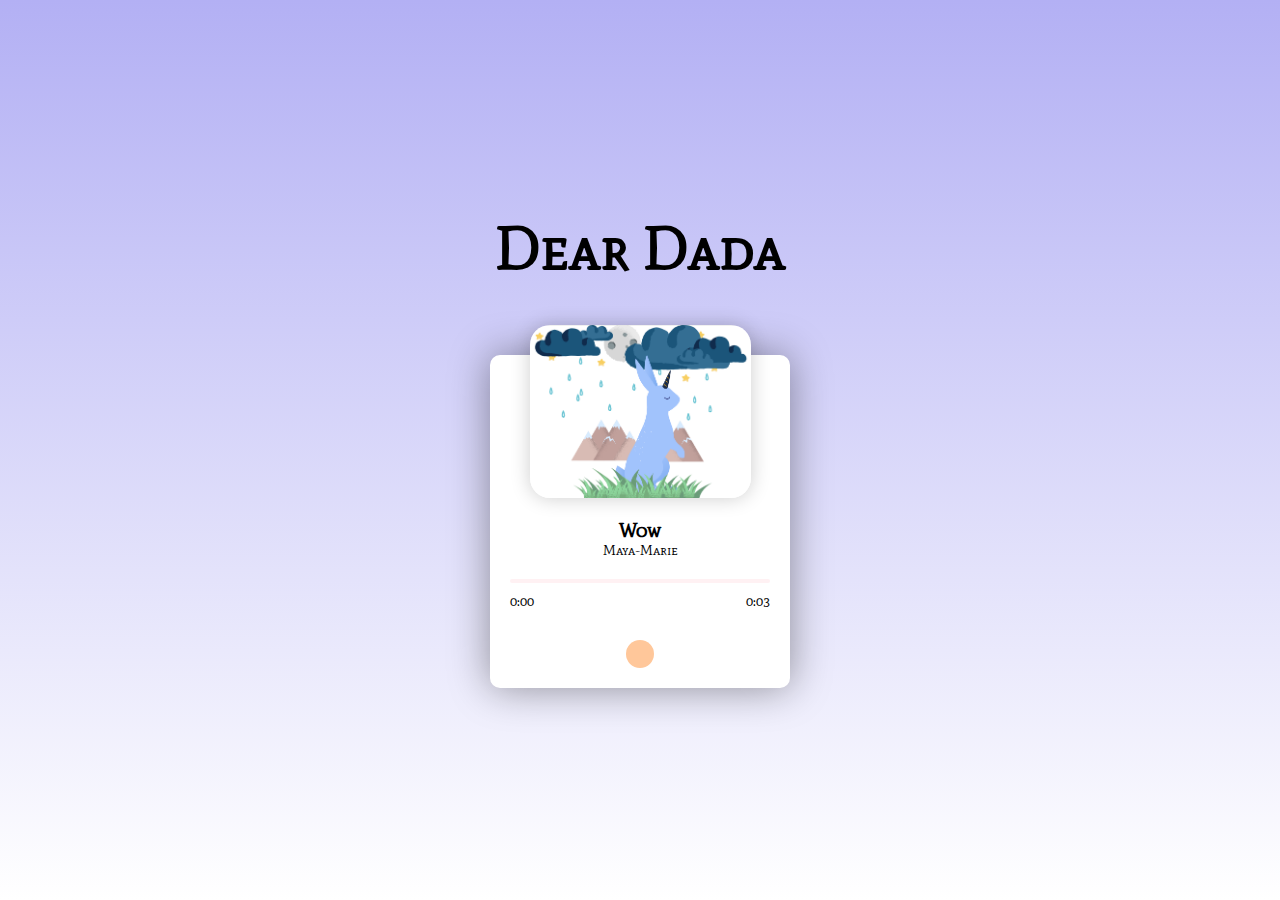
<file: index.html>
<!DOCTYPE html>
<html lang="en">
  <head>
    <meta charset="UTF-8" />
    <meta name="viewport" content="width=device-width, initial-scale=1.0" />
    <link
      rel="stylesheet"
      href="https://use.fontawesome.com/releases/v5.15.1/css/all.css"
      integrity="sha384-vp86vTRFVJgpjF9jiIGPEEqYqlDwgyBgEF109VFjmqGmIY/Y4HV4d3Gp2irVfcrp"
      crossorigin="anonymous"
    />
    <link rel="preconnect" href="https://fonts.gstatic.com">
<link href="https://fonts.googleapis.com/css2?family=Mate+SC&display=swap" rel="stylesheet">
    <link rel="stylesheet" href="style.css" />
    <title>Music Player</title>
  </head>
  <body>
    <div class="container">
      <h1 class="heading">Dear Dada</h1>
      <div class="music-container">
        <div id="cover-box">
          <img src=".\Almiraj.png" alt="cover-image" id="cover" />
        </div>
        <div id="music-box">
          <audio id="disc"></audio>
          <div id="music-info">
            <h2 id="title"></h2>
            <h3 id="artist"></h3>
            <div id="progress-container">
              <div id="progress"></div>
            </div>
            <div id="timer-bar">
              <span id="timer">0:00</span>
              <span id="duration"></span>
            </div>
          </div>
          <div id="control-box">
            <i id="prev" class="btn fas fa-backward"></i>
            <i id="play" class="special-btn fas fa-play"></i>
            <i id="next" class="btn fas fa-forward"></i>
          </div>
        </div>
      </div>
    </div>
    <script src="wowscript.js"></script>
  </body>
</html>
</file>
<file: style.css>
* {
  padding: 0;
  margin: 0;
  box-sizing: border-box;
}

html {
  font-size: 62.5%;
}

body {
  font-family: 'Mate SC', 'serif';
  background: linear-gradient(#B3B0F4, #FFFFFF);
  display: flex;
  justify-content: center;
  align-items: center;
  height: 100vh;
  -webkit-tap-highlight-color: transparent;
}

.container {
  width: 30rem;
}

.heading {
  color: #000;
  text-align: center;
  font-size: 6rem;
  font-weight: 600;
}

.music-container {
  background-color: #fff;
  border-radius: 1rem;
  box-shadow: 0px 0px 40px rgba(0, 0, 0, 0.4);
  padding: 1rem 2rem;
  margin-top: 7rem;
  display: flex;
  flex-direction: column;
  justify-content: center;
  align-items: center;
}

#cover-box {
  border-radius: 2rem;
  box-shadow: 0px 0px 20px rgba(0, 0, 0, 0.2);
  position: relative;
  bottom: 4rem;
  width: 85%;
}

#cover {
  border-radius: inherit;
  display: block;
  height: 100%;
  width: 100%;
}

#music-box {
  width: 100%;
}

#music-info {
  text-align: center;
  width: 100%;
  position: relative;
  bottom: 2rem;
}

#title {
  font-size: 2rem;
  font-weight: 600;
}

#artist {
  font-size: 1.4rem;
  font-weight: 500;
}

#progress-container {
  height: 4px;
  width: 100%;
  background-color: rgba(255, 186, 194, 0.2);
  margin: 2rem 0 1rem;
  cursor: pointer;
  border-radius: 8px;
}

#progress {
  background-color: #FFBAC2;
  width: 0%;
  height: inherit;
  border-radius: inherit;
  transition: width 100ms ease-in;
}

#timer-bar {
  display: flex;
  justify-content: space-between;
  font-size: 1.4rem;
}

#control-box {
  display: flex;
  justify-content: center;
  align-items: center;
  padding: 1rem;
}

.btn {
  display: inline-block;
  font-size: 1.6rem;
  padding: 1rem;
  cursor: pointer;
  border: none;
  outline: none;
  border-radius: 4rem;
  color: #FFDE7A;
  transition: background 200ms linear, color 200ms linear;
}

.special-btn {
  background-color: #FFC79A;
  color: #fff;
  font-size: 2.2rem;
  margin: 0 1rem;
  padding: 1.4rem;
  cursor: pointer;
  border: none;
  outline: none;
  border-radius: 4rem;
  transition: opacity 200ms linear;
}

@media (hover: hover) {
  .btn:hover {
    background-color: #EEBEF6;
    color: #545454;
  }

  .special-btn:hover {
    opacity: 0.75;
  }
}
</file>
